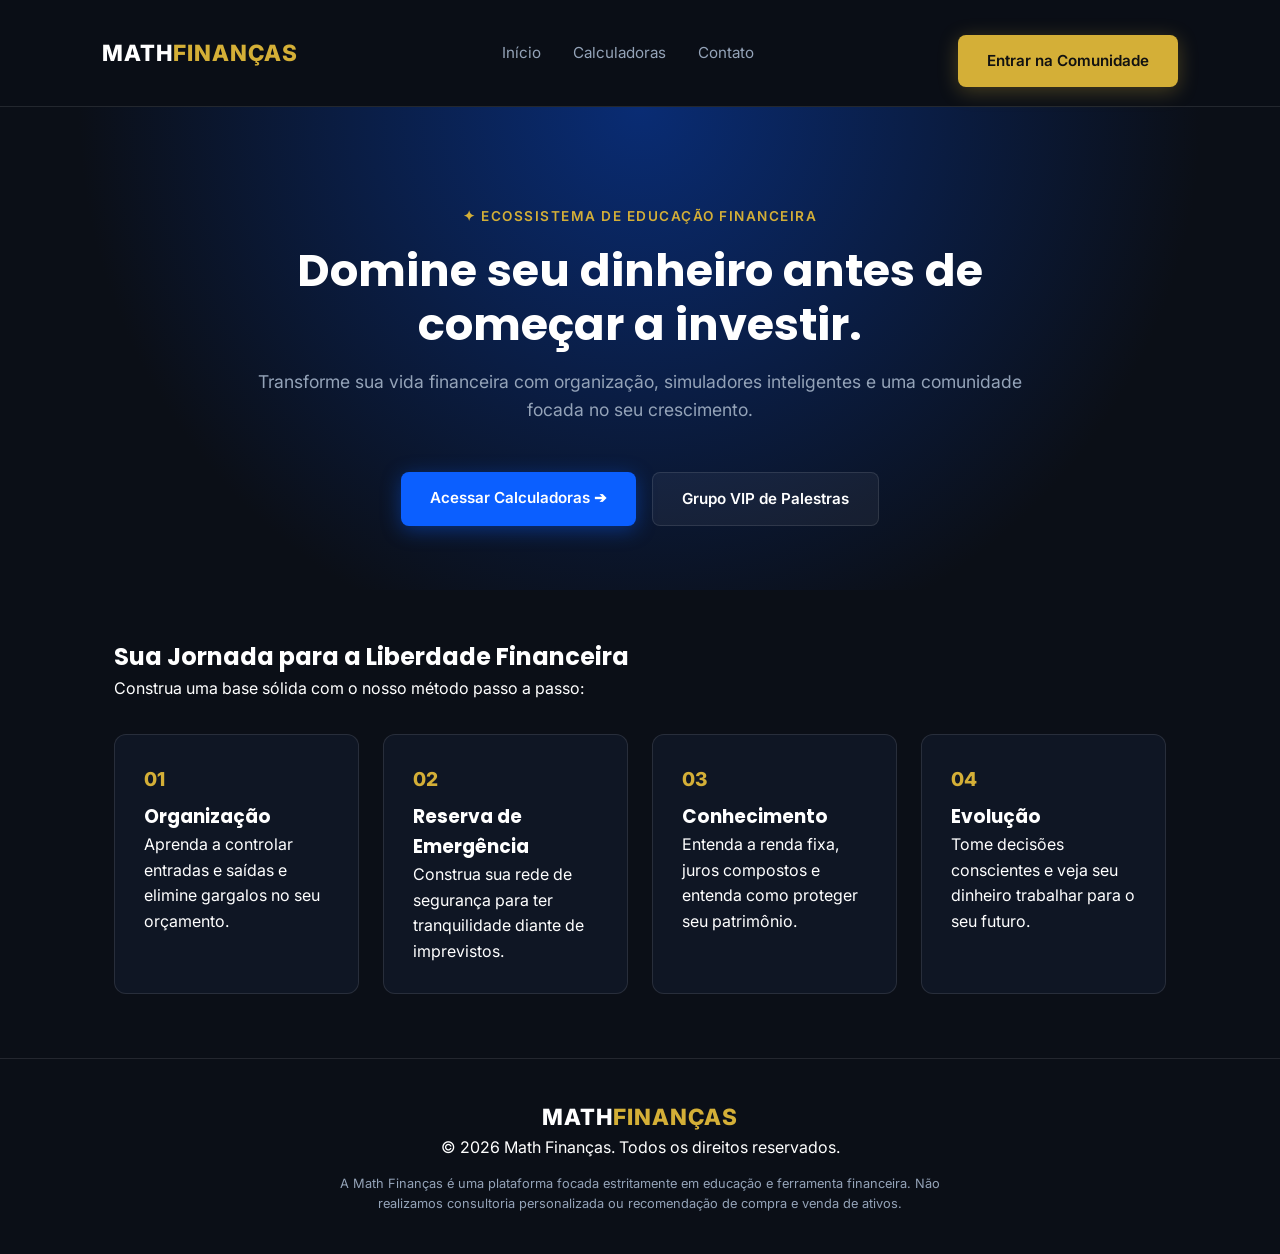
<file: index.html>
<!DOCTYPE html>
<html lang="pt-BR">
<head>
    <meta charset="UTF-8">
    <meta name="viewport" content="width=device-width, initial-scale=1.0">
    <title>Math Finanças - Liberdade e Inteligência Financeira</title>
    <link rel="stylesheet" href="style.css">
    <link href="https://fonts.googleapis.com/css2?family=Inter:wght@300;400;600;700&family=Poppins:wght@500;700;800&display=swap" rel="stylesheet">
</head>
<body>

    <nav class="navbar">
        <div class="logo">
            <span class="logo-math">MATH</span><span class="logo-financas">FINANÇAS</span>
        </div>
        <ul class="nav-links">
    <li><a href="index.html">Início</a></li>
    <li><a href="calculadoras.html">Calculadoras</a></li>
    <li><a href="contato.html">Contato</a></li>
</ul>
        <a href="https://chat.whatsapp.com/G0Nt2u8oFljAoQIk2Ts80T?s=cl&p=a&ilr=1" target="_blank" class="btn btn-gold nav-btn">Entrar na Comunidade</a>
    </nav>

    <header class="hero">
        <div class="hero-overlay"></div>
        <div class="hero-content">
            <span class="tagline">✦ Ecossistema de Educação Financeira</span>
            <h1>Domine seu dinheiro antes de começar a investir.</h1>
            <p>Transforme sua vida financeira com organização, simuladores inteligentes e uma comunidade focada no seu crescimento.</p>
            <div class="hero-buttons">
                <a href="calculadoras.html" class="btn btn-primary">Acessar Calculadoras ➔</a>
                <a href="https://chat.whatsapp.com/G0Nt2u8oFljAoQIk2Ts80T?s=cl&p=a&ilr=1" target="_blank" class="btn btn-outline">Grupo VIP de Palestras</a>
            </div>
        </div>
    </header>

    <section id="sobre" class="container">
        <div class="section-header">
            <h2>Sua Jornada para a Liberdade Financeira</h2>
            <p>Construa uma base sólida com o nosso método passo a passo:</p>
        </div>

        <div class="steps-grid">
            <div class="step-card">
                <div class="step-num">01</div>
                <h3>Organização</h3>
                <p>Aprenda a controlar entradas e saídas e elimine gargalos no seu orçamento.</p>
            </div>
            <div class="step-card">
                <div class="step-num">02</div>
                <h3>Reserva de Emergência</h3>
                <p>Construa sua rede de segurança para ter tranquilidade diante de imprevistos.</p>
            </div>
            <div class="step-card">
                <div class="step-num">03</div>
                <h3>Conhecimento</h3>
                <p>Entenda a renda fixa, juros compostos e entenda como proteger seu patrimônio.</p>
            </div>
            <div class="step-card">
                <div class="step-num">04</div>
                <h3>Evolução</h3>
                <p>Tome decisões conscientes e veja seu dinheiro trabalhar para o seu futuro.</p>
            </div>
        </div>
    </section>

    <footer>
        <div class="footer-content">
            <div class="logo">
                <span class="logo-math">MATH</span><span class="logo-financas">FINANÇAS</span>
            </div>
            <p>© 2026 Math Finanças. Todos os direitos reservados.</p>
            <p class="disclaimer">A Math Finanças é uma plataforma focada estritamente em educação e ferramenta financeira. Não realizamos consultoria personalizada ou recomendação de compra e venda de ativos.</p>
        </div>
    </footer>

</body>
</html>
</file>
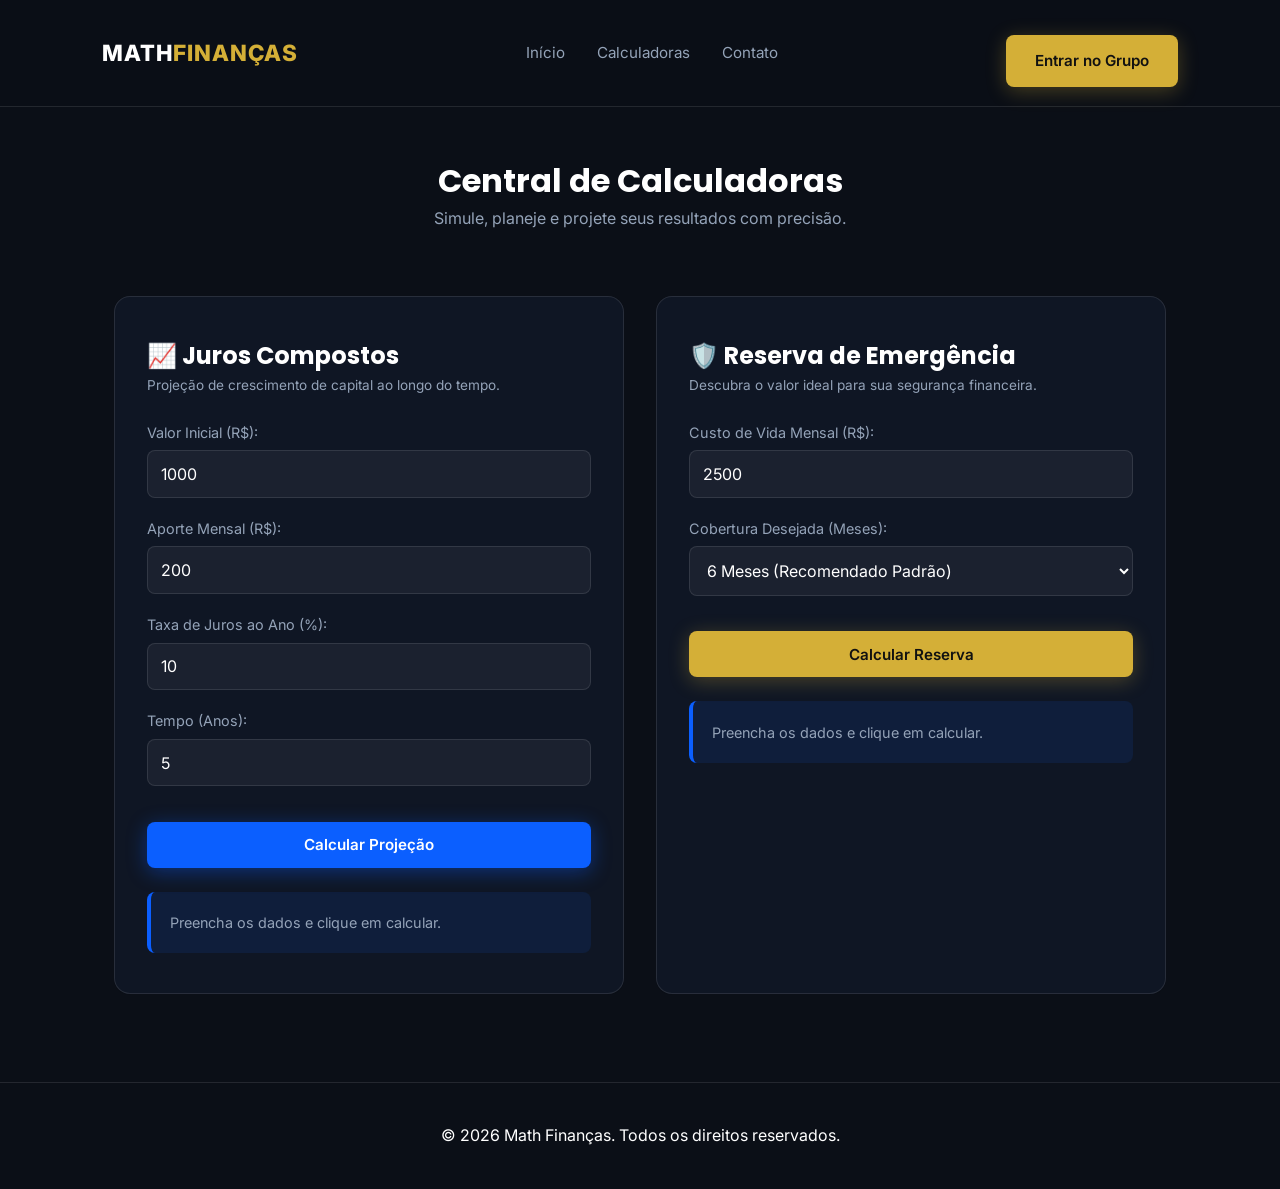
<file: calculadoras.html>
<!DOCTYPE html>
<html lang="pt-BR">
<head>
    <meta charset="UTF-8">
    <meta name="viewport" content="width=device-width, initial-scale=1.0">
    <title>Calculadoras Financeiras - Math Finanças</title>
    <link rel="stylesheet" href="style.css">
    <link href="https://fonts.googleapis.com/css2?family=Inter:wght@300;400;600;700&family=Poppins:wght@500;700;800&display=swap" rel="stylesheet">
</head>
<body>

    <nav class="navbar">
        <div class="logo">
            <span class="logo-math">MATH</span><span class="logo-financas">FINANÇAS</span>
        </div>
       <ul class="nav-links">
    <li><a href="index.html">Início</a></li>
    <li><a href="calculadoras.html">Calculadoras</a></li>
    <li><a href="contato.html">Contato</a></li>
</ul>
        <a href="https://chat.whatsapp.com/G0Nt2u8oFljAoQIk2Ts80T?s=cl&p=a&ilr=1" target="_blank" class="btn btn-gold nav-btn">Entrar no Grupo</a>
    </nav>

    <header class="page-header">
        <h1>Central de Calculadoras</h1>
        <p>Simule, planeje e projete seus resultados com precisão.</p>
    </header>

    <section class="container flex-layout">
        
        <div class="calc-card glass-card">
            <div class="calc-header">
                <h2>📈 Juros Compostos</h2>
                <p>Projeção de crescimento de capital ao longo do tempo.</p>
            </div>
            <div class="calc-body">
                <div class="input-group">
                    <label>Valor Inicial (R$):</label>
                    <input type="number" id="initial" value="1000">
                </div>
                <div class="input-group">
                    <label>Aporte Mensal (R$):</label>
                    <input type="number" id="monthly" value="200">
                </div>
                <div class="input-group">
                    <label>Taxa de Juros ao Ano (%):</label>
                    <input type="number" id="rate" value="10">
                </div>
                <div class="input-group">
                    <label>Tempo (Anos):</label>
                    <input type="number" id="years" value="5">
                </div>
                <button onclick="calculateCompoundInterest()" class="btn btn-primary full-width">Calcular Projeção</button>
            </div>
            <div id="resultCompound" class="result-box">
                <p class="placeholder-text">Preencha os dados e clique em calcular.</p>
            </div>
        </div>

        <div class="calc-card glass-card">
            <div class="calc-header">
                <h2>🛡️ Reserva de Emergência</h2>
                <p>Descubra o valor ideal para sua segurança financeira.</p>
            </div>
            <div class="calc-body">
                <div class="input-group">
                    <label>Custo de Vida Mensal (R$):</label>
                    <input type="number" id="monthlyCost" value="2500">
                </div>
                <div class="input-group">
                    <label>Cobertura Desejada (Meses):</label>
                    <select id="monthsCoverage">
                        <option value="3">3 Meses (CLT com estabilidade)</option>
                        <option value="6" selected>6 Meses (Recomendado Padrão)</option>
                        <option value="12">12 Meses (Autônomo / Empreendedor)</option>
                    </select>
                </div>
                <button onclick="calculateEmergencyFund()" class="btn btn-gold full-width">Calcular Reserva</button>
            </div>
            <div id="resultEmergency" class="result-box">
                <p class="placeholder-text">Preencha os dados e clique em calcular.</p>
            </div>
        </div>

    </section>

    <footer>
        <div class="footer-content">
            <p>© 2026 Math Finanças. Todos os direitos reservados.</p>
        </div>
    </footer>

    <script src="script.js"></script>
</body>
</html>
</file>
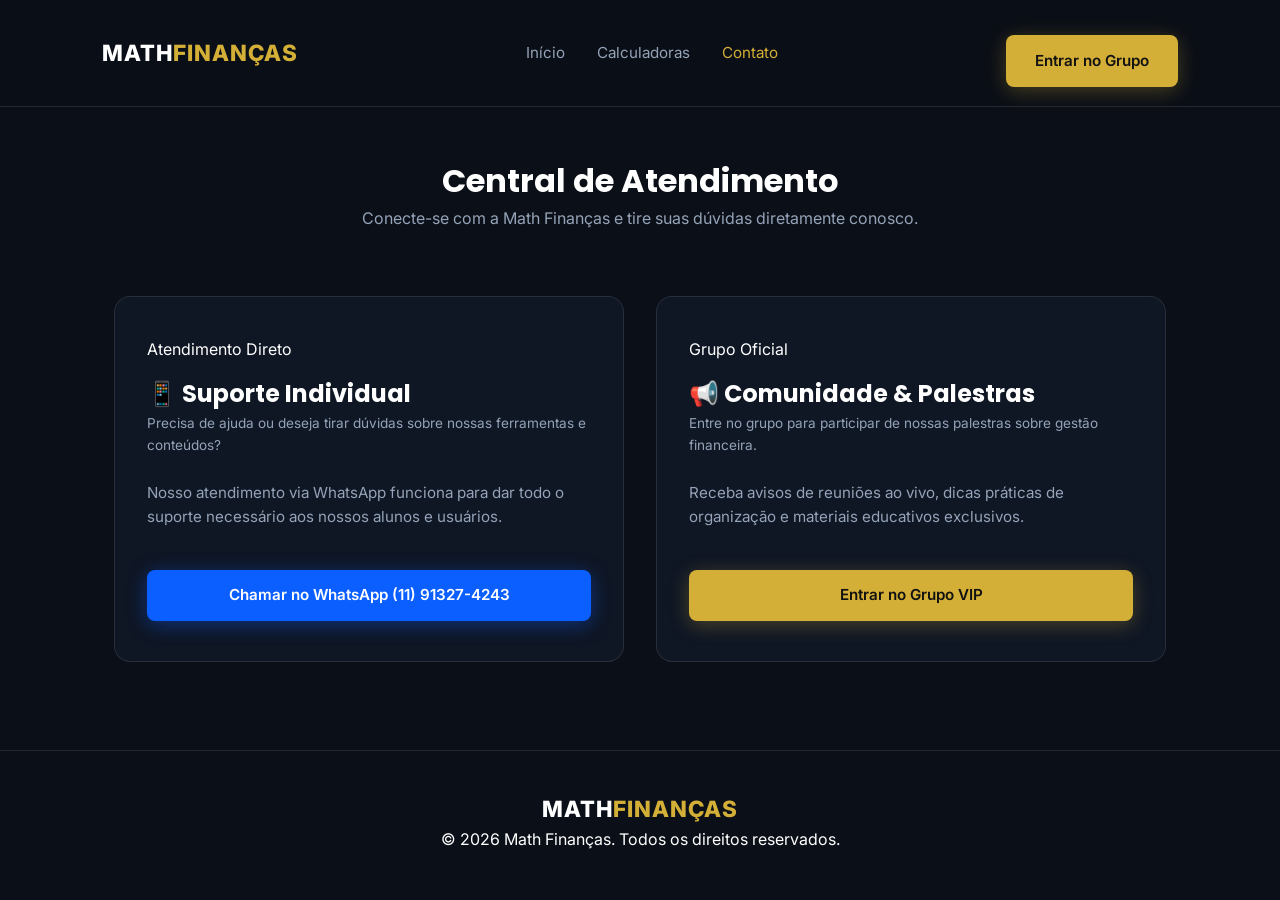
<file: contato.html>
<!DOCTYPE html>
<html lang="pt-BR">
<head>
    <meta charset="UTF-8">
    <meta name="viewport" content="width=device-width, initial-scale=1.0">
    <title>Contatos & Atendimento - Math Finanças</title>
    <link rel="stylesheet" href="style.css">
    <link href="https://fonts.googleapis.com/css2?family=Inter:wght@300;400;600;700&family=Poppins:wght@500;700;800&display=swap" rel="stylesheet">
</head>
<body>

    <nav class="navbar">
        <div class="logo">
            <span class="logo-math">MATH</span><span class="logo-financas">FINANÇAS</span>
        </div>
        <ul class="nav-links">
            <li><a href="index.html">Início</a></li>
            <li><a href="calculadoras.html">Calculadoras</a></li>
            <li><a href="contato.html" class="active">Contato</a></li>
        </ul>
        <a href="https://chat.whatsapp.com/G0Nt2u8oFljAoQIk2Ts80T?s=cl&p=a&ilr=1" target="_blank" class="btn btn-gold nav-btn">Entrar no Grupo</a>
    </nav>

    <header class="page-header">
        <h1>Central de Atendimento</h1>
        <p>Conecte-se com a Math Finanças e tire suas dúvidas diretamente conosco.</p>
    </header>

    <section class="container flex-layout">
        
        <div class="calc-card glass-card">
            <div class="calc-header">
                <span class="badge-gold">Atendimento Direto</span>
                <h2 style="margin-top: 0.8rem;">📱 Suporte Individual</h2>
                <p>Precisa de ajuda ou deseja tirar dúvidas sobre nossas ferramentas e conteúdos?</p>
            </div>
            <div class="calc-body">
                <p style="color: var(--text-muted); margin-bottom: 1.5rem; font-size: 0.95rem;">
                    Nosso atendimento via WhatsApp funciona para dar todo o suporte necessário aos nossos alunos e usuários.
                </p>
                <a href="https://wa.me/5511913274243" target="_blank" class="btn btn-primary full-width">Chamar no WhatsApp (11) 91327-4243</a>
            </div>
        </div>

        <div class="calc-card glass-card">
            <div class="calc-header">
                <span class="badge-gold">Grupo Oficial</span>
                <h2 style="margin-top: 0.8rem;">📢 Comunidade & Palestras</h2>
                <p>Entre no grupo para participar de nossas palestras sobre gestão financeira.</p>
            </div>
            <div class="calc-body">
                <p style="color: var(--text-muted); margin-bottom: 1.5rem; font-size: 0.95rem;">
                    Receba avisos de reuniões ao vivo, dicas práticas de organização e materiais educativos exclusivos.
                </p>
                <a href="https://chat.whatsapp.com/G0Nt2u8oFljAoQIk2Ts80T?s=cl&p=a&ilr=1" target="_blank" class="btn btn-gold full-width">Entrar no Grupo VIP</a>
            </div>
        </div>

    </section>

    <footer>
        <div class="footer-content">
            <div class="logo">
                <span class="logo-math">MATH</span><span class="logo-financas">FINANÇAS</span>
            </div>
            <p>© 2026 Math Finanças. Todos os direitos reservados.</p>
        </div>
    </footer>

</body>
</html>
</file>
<file: style.css>
/* PALETA OFICIAL MATH FINANÇAS
   Azul Escuro: #092C74
   Azul Principal: #0B5FFF
   Preto Background: #0B0F17
   Card Escuro: #111827
   Dourado Accent: #D4AF37
   Texto Branco: #FFFFFF
*/

:root {
    --bg-dark: #0b0f17;
    --card-bg: rgba(17, 24, 39, 0.85);
    --blue-main: #0B5FFF;
    --blue-dark: #092C74;
    --gold: #D4AF37;
    --text-white: #ffffff;
    --text-muted: #94a3b8;
    --border-color: rgba(255, 255, 255, 0.1);
}

* {
    margin: 0;
    padding: 0;
    box-sizing: border-box;
    font-family: 'Inter', sans-serif;
}

body {
    background-color: var(--bg-dark);
    color: var(--text-white);
    line-height: 1.6;
    min-height: 100vh;
}

h1, h2, h3 {
    font-family: 'Poppins', sans-serif;
}

/* NAVBAR */
.navbar {
    display: flex;
    justify-content: space-between;
    align-items: center;
    padding: 1.2rem 8%;
    background: rgba(11, 15, 23, 0.95);
    backdrop-filter: blur(12px);
    border-bottom: 1px solid var(--border-color);
    position: sticky;
    top: 0;
    z-index: 100;
}

.logo-math {
    color: var(--text-white);
    font-weight: 800;
    font-size: 1.4rem;
    letter-spacing: 1px;
}

.logo-financas {
    color: var(--gold);
    font-weight: 800;
    font-size: 1.4rem;
    letter-spacing: 1px;
}

.nav-links {
    display: flex;
    list-style: none;
    gap: 2rem;
}

.nav-links a {
    color: var(--text-muted);
    text-decoration: none;
    font-size: 0.95rem;
    transition: 0.3s;
}

.nav-links a:hover, .nav-links a.active {
    color: var(--gold);
}

/* HERO SECTION */
.hero {
    padding: 6rem 1.5rem 4rem;
    text-align: center;
    background: radial-gradient(circle at top, var(--blue-dark) 0%, var(--bg-dark) 70%);
}

.hero-content {
    max-width: 800px;
    margin: 0 auto;
}

.tagline {
    color: var(--gold);
    font-size: 0.85rem;
    font-weight: 600;
    letter-spacing: 1.5px;
    text-transform: uppercase;
}

.hero h1 {
    font-size: 2.8rem;
    margin: 1rem 0;
    line-height: 1.2;
}

.hero p {
    color: var(--text-muted);
    font-size: 1.1rem;
    margin-bottom: 2rem;
}

.hero-buttons {
    display: flex;
    justify-content: center;
    gap: 1rem;
    flex-wrap: wrap;
}

/* BOTÕES PREMIUM CORRIGIDOS */
.btn {
    display: inline-block;
    padding: 0.85rem 1.8rem;
    border-radius: 8px;
    font-weight: 600;
    text-decoration: none;
    text-align: center;
    transition: all 0.3s ease;
    cursor: pointer;
    border: none;
    font-size: 0.95rem;
    margin-top: 1rem; /* Garante que o botão não sobreponha o texto acima */
}

.btn-primary {
    background-color: var(--blue-main);
    color: white;
    box-shadow: 0 4px 20px rgba(11, 95, 255, 0.4);
}

.btn-primary:hover {
    background-color: #004eeb;
    transform: translateY(-2px);
}

.btn-gold {
    background-color: var(--gold);
    color: #111;
    box-shadow: 0 4px 20px rgba(212, 175, 55, 0.3);
}

.btn-gold:hover {
    background-color: #c5a028;
    transform: translateY(-2px);
}

.btn-outline {
    border: 1px solid var(--border-color);
    color: white;
    background: rgba(255, 255, 255, 0.05);
}

.btn-outline:hover {
    background: rgba(255, 255, 255, 0.1);
}

.full-width {
    width: 100%;
}

/* CARDS E CONTAINERS */
.container {
    max-width: 1100px;
    margin: 3rem auto;
    padding: 0 1.5rem;
}

.glass-card {
    background: var(--card-bg);
    border: 1px solid var(--border-color);
    border-radius: 16px;
    backdrop-filter: blur(10px);
    padding: 2.5rem 2rem;
    margin-bottom: 1.5rem;
}

.main-community h2 {
    margin-top: 0.5rem;
    margin-bottom: 0.8rem;
}

.support-banner {
    display: flex;
    justify-content: space-between;
    align-items: center;
    gap: 1.5rem;
    flex-wrap: wrap;
}

.support-banner .btn {
    margin-top: 0;
}

/* STEPS GRID (4 CARDS DA JORNADA) */
.steps-grid {
    display: grid;
    grid-template-columns: repeat(auto-fit, minmax(220px, 1fr));
    gap: 1.5rem;
    margin-top: 2rem;
}

.step-card {
    background: var(--card-bg);
    border: 1px solid var(--border-color);
    padding: 1.8rem;
    border-radius: 12px;
}

.step-num {
    color: var(--gold);
    font-weight: 800;
    font-size: 1.2rem;
    margin-bottom: 0.5rem;
}

/* PÁGINA CALCULADORAS */
.page-header {
    text-align: center;
    padding: 3rem 1rem 1rem;
}

.page-header p {
    color: var(--text-muted);
}

.flex-layout {
    display: flex;
    gap: 2rem;
    flex-wrap: wrap;
}

.calc-card {
    flex: 1;
    min-width: 300px;
}

.calc-header {
    margin-bottom: 1.5rem;
}

.calc-header p {
    color: var(--text-muted);
    font-size: 0.85rem;
}

.input-group {
    margin-bottom: 1.2rem;
}

.input-group label {
    display: block;
    margin-bottom: 0.4rem;
    font-size: 0.9rem;
    color: var(--text-muted);
}

.input-group input, .input-group select {
    width: 100%;
    padding: 0.8rem;
    border-radius: 8px;
    background: rgba(255, 255, 255, 0.05);
    border: 1px solid var(--border-color);
    color: white;
    font-size: 1rem;
}

.input-group select option {
    background: var(--bg-dark);
}

.result-box {
    margin-top: 1.5rem;
    padding: 1.2rem;
    border-radius: 8px;
    background: rgba(11, 95, 255, 0.1);
    border-left: 4px solid var(--blue-main);
}

.placeholder-text {
    color: var(--text-muted);
    font-size: 0.9rem;
}

/* FOOTER */
footer {
    border-top: 1px solid var(--border-color);
    padding: 2.5rem 1.5rem;
    text-align: center;
    margin-top: 4rem;
}

.disclaimer {
    color: var(--text-muted);
    font-size: 0.8rem;
    margin-top: 0.8rem;
    max-width: 600px;
    margin-left: auto;
    margin-right: auto;
}

/* ==========================================
   📱 RESPONSIVIDADE PARA CELULARES E TABLETS
   ========================================== */

@media (max-width: 768px) {
    .navbar {
        flex-direction: column;
        gap: 1rem;
        padding: 1rem;
    }

    .nav-links {
        gap: 1.2rem;
        font-size: 0.9rem;
    }

    .nav-btn {
        width: 100%;
        margin-top: 0.5rem;
    }

    .hero h1 {
        font-size: 2rem;
    }

    .hero-buttons {
        flex-direction: column;
    }

    .hero-buttons .btn {
        width: 100%;
    }

    .glass-card {
        padding: 1.8rem 1.2rem;
    }

    .support-banner {
        flex-direction: column;
        text-align: center;
    }

    .support-banner .btn {
        width: 100%;
        margin-top: 1rem;
    }

    .btn-gold, .btn-primary {
        width: 100%; /* No celular, os botões ocupam a largura total do card para facilitar o toque */
    }
}
</file>
